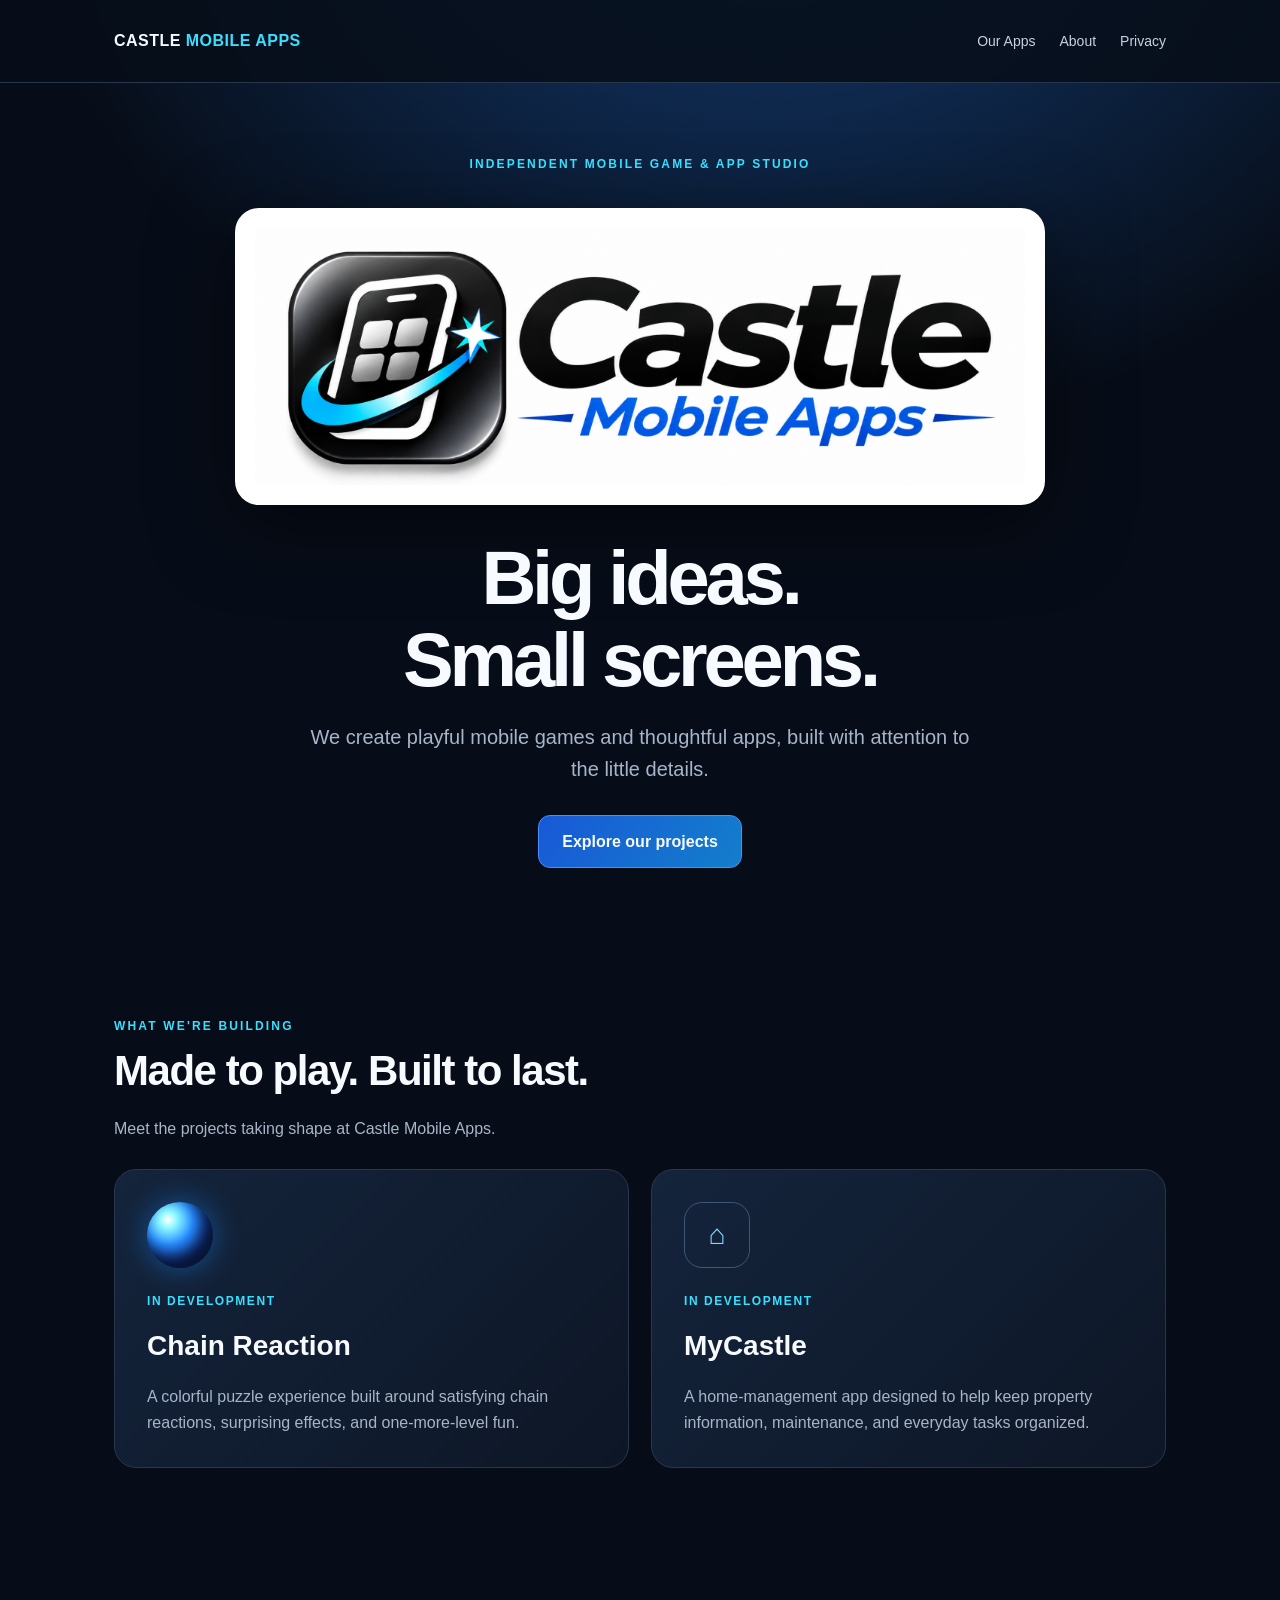
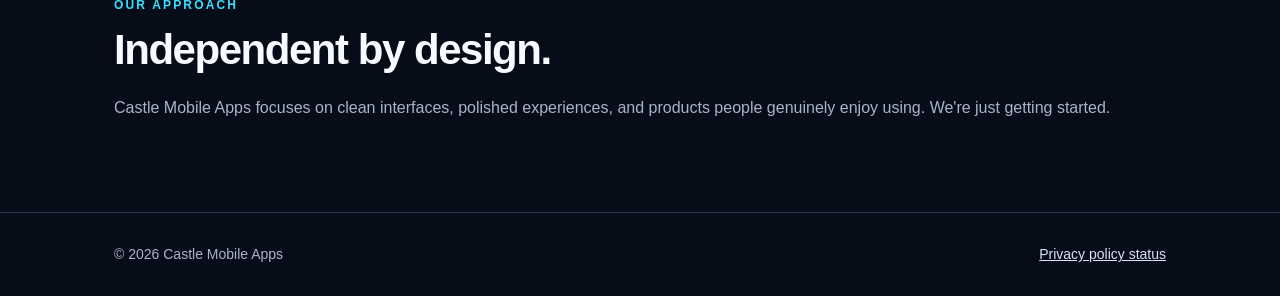
<file: index.html>
<!doctype html><html lang="en"><head><meta charset="utf-8"><meta name="viewport" content="width=device-width,initial-scale=1"><meta name="description" content="Castle Mobile Apps creates independent mobile games and useful apps. Discover Chain Reaction and what's next."><meta name="theme-color" content="#070d18"><title>Castle Mobile Apps | Big Ideas. Small Screens.</title><link rel="stylesheet" href="assets/style.css"></head><body><header class="top"><div class="wrap nav"><a class="wordmark" href="./">CASTLE <span>MOBILE APPS</span></a><nav aria-label="Main navigation"><a href="#games">Our Apps</a><a href="#about">About</a><a href="privacy-policy/">Privacy</a></nav></div></header><main><section class="hero wrap"><div class="eyebrow">Independent mobile game & app studio</div><div class="logo-frame"><img src="assets/castle-logo.png" alt="Castle Mobile Apps logo featuring a smartphone, cyan swoosh, and blue star"></div><h1>Big ideas.<br>Small screens.</h1><p>We create playful mobile games and thoughtful apps, built with attention to the little details.</p><a class="button" href="#games">Explore our projects</a></section><section class="section" id="games"><div class="wrap"><div class="eyebrow">What we're building</div><h2>Made to play. Built to last.</h2><p class="intro">Meet the projects taking shape at Castle Mobile Apps.</p><div class="grid"><article class="card"><div class="orb" aria-hidden="true"></div><div class="tag" style="margin-top:24px">In development</div><h3>Chain Reaction</h3><p>A colorful puzzle experience built around satisfying chain reactions, surprising effects, and one-more-level fun.</p></article><article class="card"><div class="soon" aria-hidden="true">⌂</div><div class="tag" style="margin-top:24px">In development</div><h3>MyCastle</h3><p>A home-management app designed to help keep property information, maintenance, and everyday tasks organized.</p></article></div></div></section><section class="section" id="about"><div class="wrap"><div class="eyebrow">Our approach</div><h2>Independent by design.</h2><p class="intro">Castle Mobile Apps focuses on clean interfaces, polished experiences, and products people genuinely enjoy using. We're just getting started.</p></div></section></main><footer class="foot"><div class="wrap foot-inner"><span>© 2026 Castle Mobile Apps</span><span><a href="privacy-policy/">Privacy policy status</a></span></div></footer></body></html>
</file>
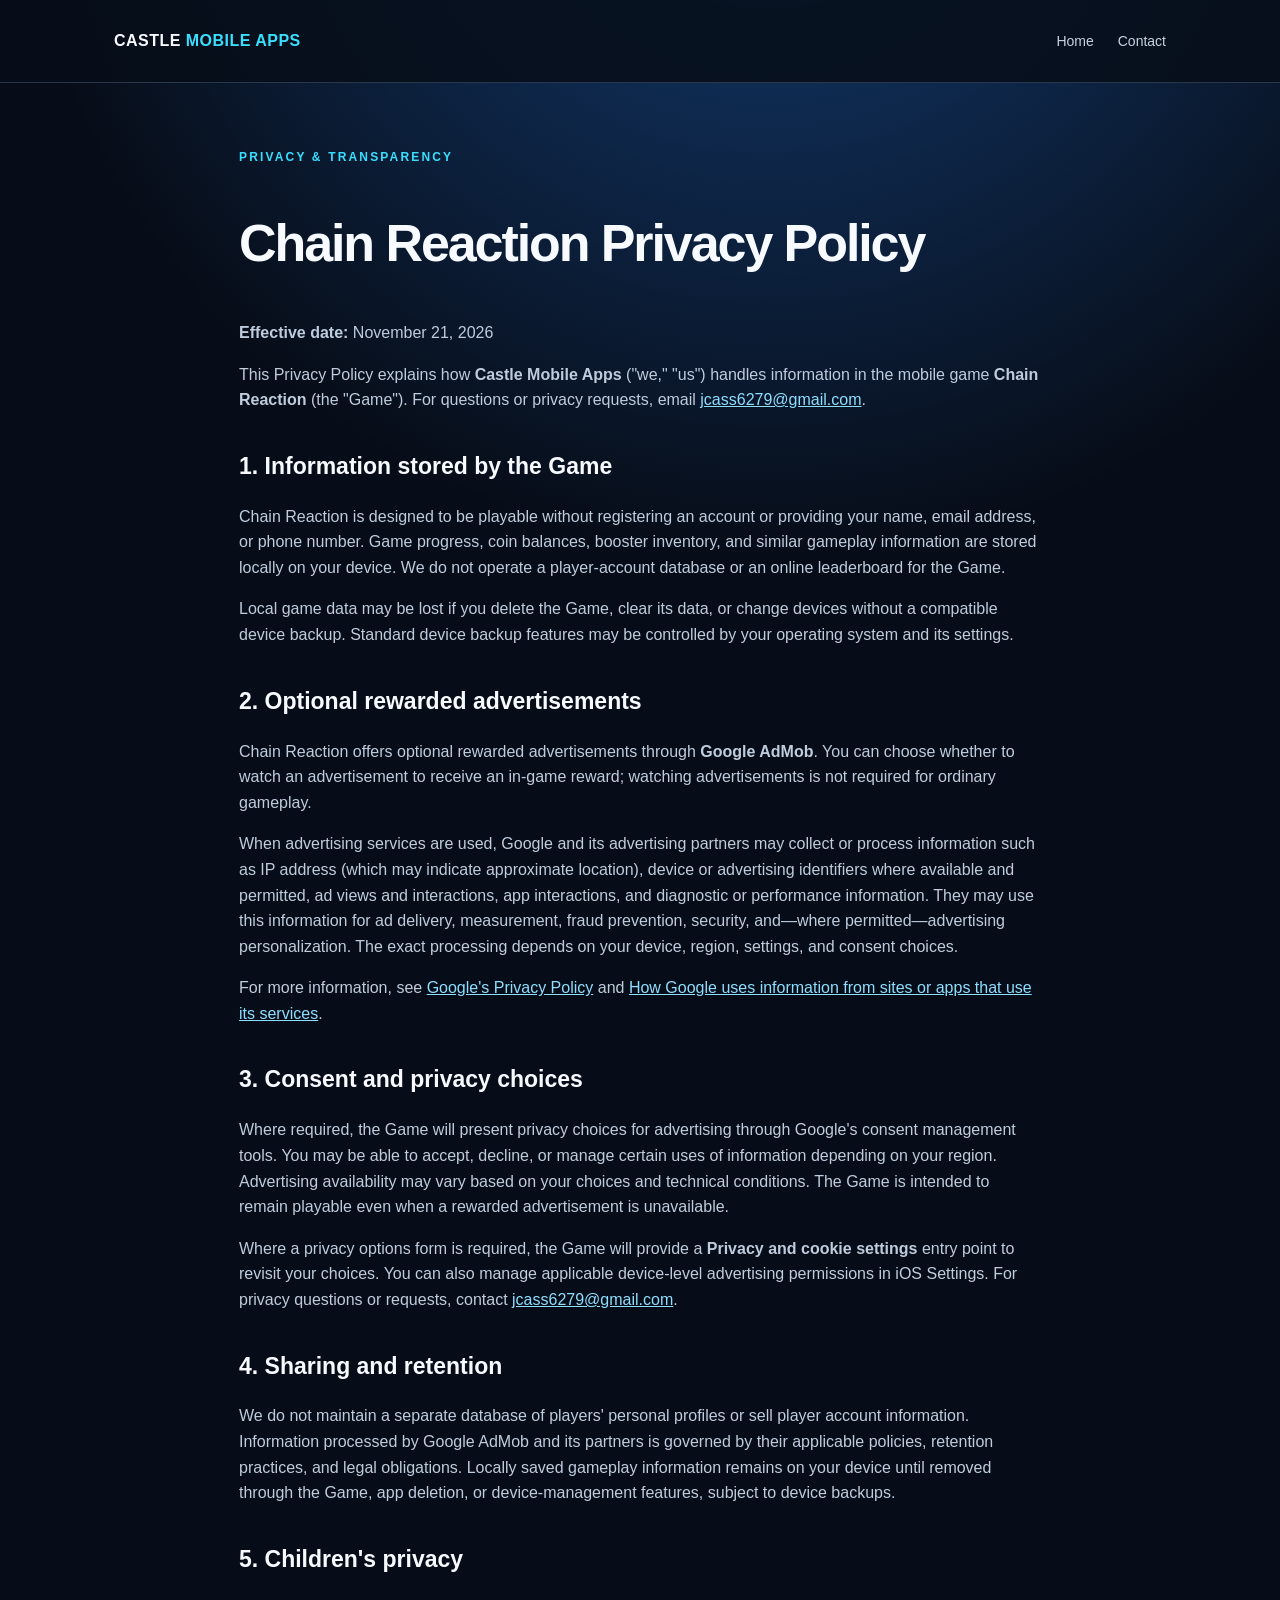
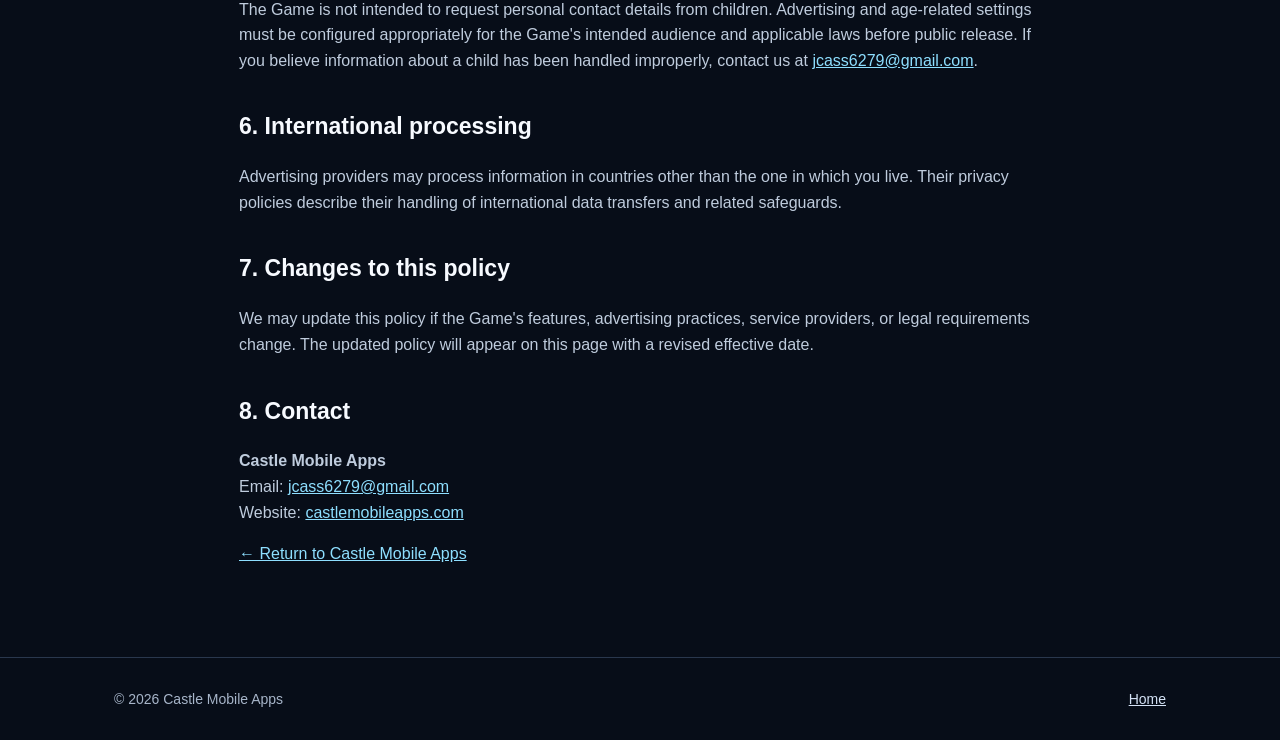
<file: privacy-policy/index.html>
<!doctype html>
<html lang="en"><head><meta charset="utf-8"><meta name="viewport" content="width=device-width,initial-scale=1"><meta name="theme-color" content="#070d18"><meta name="description" content="Privacy policy for Chain Reaction by Castle Mobile Apps."><title>Chain Reaction Privacy Policy | Castle Mobile Apps</title><link rel="stylesheet" href="../assets/style.css"></head>
<body><header class="top"><div class="wrap nav"><a class="wordmark" href="../">CASTLE <span>MOBILE APPS</span></a><nav><a href="../">Home</a><a href="mailto:jcass6279@gmail.com">Contact</a></nav></div></header>
<main class="article"><div class="eyebrow">Privacy &amp; transparency</div><h1>Chain Reaction Privacy Policy</h1><p><strong>Effective date:</strong> November 21, 2026</p><p>This Privacy Policy explains how <strong>Castle Mobile Apps</strong> ("we," "us") handles information in the mobile game <strong>Chain Reaction</strong> (the "Game"). For questions or privacy requests, email <a href="mailto:jcass6279@gmail.com">jcass6279@gmail.com</a>.</p>
<h2>1. Information stored by the Game</h2><p>Chain Reaction is designed to be playable without registering an account or providing your name, email address, or phone number. Game progress, coin balances, booster inventory, and similar gameplay information are stored locally on your device. We do not operate a player-account database or an online leaderboard for the Game.</p><p>Local game data may be lost if you delete the Game, clear its data, or change devices without a compatible device backup. Standard device backup features may be controlled by your operating system and its settings.</p>
<h2>2. Optional rewarded advertisements</h2><p>Chain Reaction offers optional rewarded advertisements through <strong>Google AdMob</strong>. You can choose whether to watch an advertisement to receive an in-game reward; watching advertisements is not required for ordinary gameplay.</p><p>When advertising services are used, Google and its advertising partners may collect or process information such as IP address (which may indicate approximate location), device or advertising identifiers where available and permitted, ad views and interactions, app interactions, and diagnostic or performance information. They may use this information for ad delivery, measurement, fraud prevention, security, and—where permitted—advertising personalization. The exact processing depends on your device, region, settings, and consent choices.</p><p>For more information, see <a href="https://policies.google.com/privacy">Google's Privacy Policy</a> and <a href="https://policies.google.com/technologies/partner-sites">How Google uses information from sites or apps that use its services</a>.</p>
<h2>3. Consent and privacy choices</h2><p>Where required, the Game will present privacy choices for advertising through Google's consent management tools. You may be able to accept, decline, or manage certain uses of information depending on your region. Advertising availability may vary based on your choices and technical conditions. The Game is intended to remain playable even when a rewarded advertisement is unavailable.</p><p>Where a privacy options form is required, the Game will provide a <strong>Privacy and cookie settings</strong> entry point to revisit your choices. You can also manage applicable device-level advertising permissions in iOS Settings. For privacy questions or requests, contact <a href="mailto:jcass6279@gmail.com">jcass6279@gmail.com</a>.</p>
<h2>4. Sharing and retention</h2><p>We do not maintain a separate database of players' personal profiles or sell player account information. Information processed by Google AdMob and its partners is governed by their applicable policies, retention practices, and legal obligations. Locally saved gameplay information remains on your device until removed through the Game, app deletion, or device-management features, subject to device backups.</p>
<h2>5. Children's privacy</h2><p>The Game is not intended to request personal contact details from children. Advertising and age-related settings must be configured appropriately for the Game's intended audience and applicable laws before public release. If you believe information about a child has been handled improperly, contact us at <a href="mailto:jcass6279@gmail.com">jcass6279@gmail.com</a>.</p>
<h2>6. International processing</h2><p>Advertising providers may process information in countries other than the one in which you live. Their privacy policies describe their handling of international data transfers and related safeguards.</p>
<h2>7. Changes to this policy</h2><p>We may update this policy if the Game's features, advertising practices, service providers, or legal requirements change. The updated policy will appear on this page with a revised effective date.</p>
<h2>8. Contact</h2><p><strong>Castle Mobile Apps</strong><br>Email: <a href="mailto:jcass6279@gmail.com">jcass6279@gmail.com</a><br>Website: <a href="https://castlemobileapps.com/">castlemobileapps.com</a></p>
<p><a href="../">← Return to Castle Mobile Apps</a></p></main><footer class="foot"><div class="wrap foot-inner"><span>© 2026 Castle Mobile Apps</span><a href="../">Home</a></div></footer></body></html>
</file>
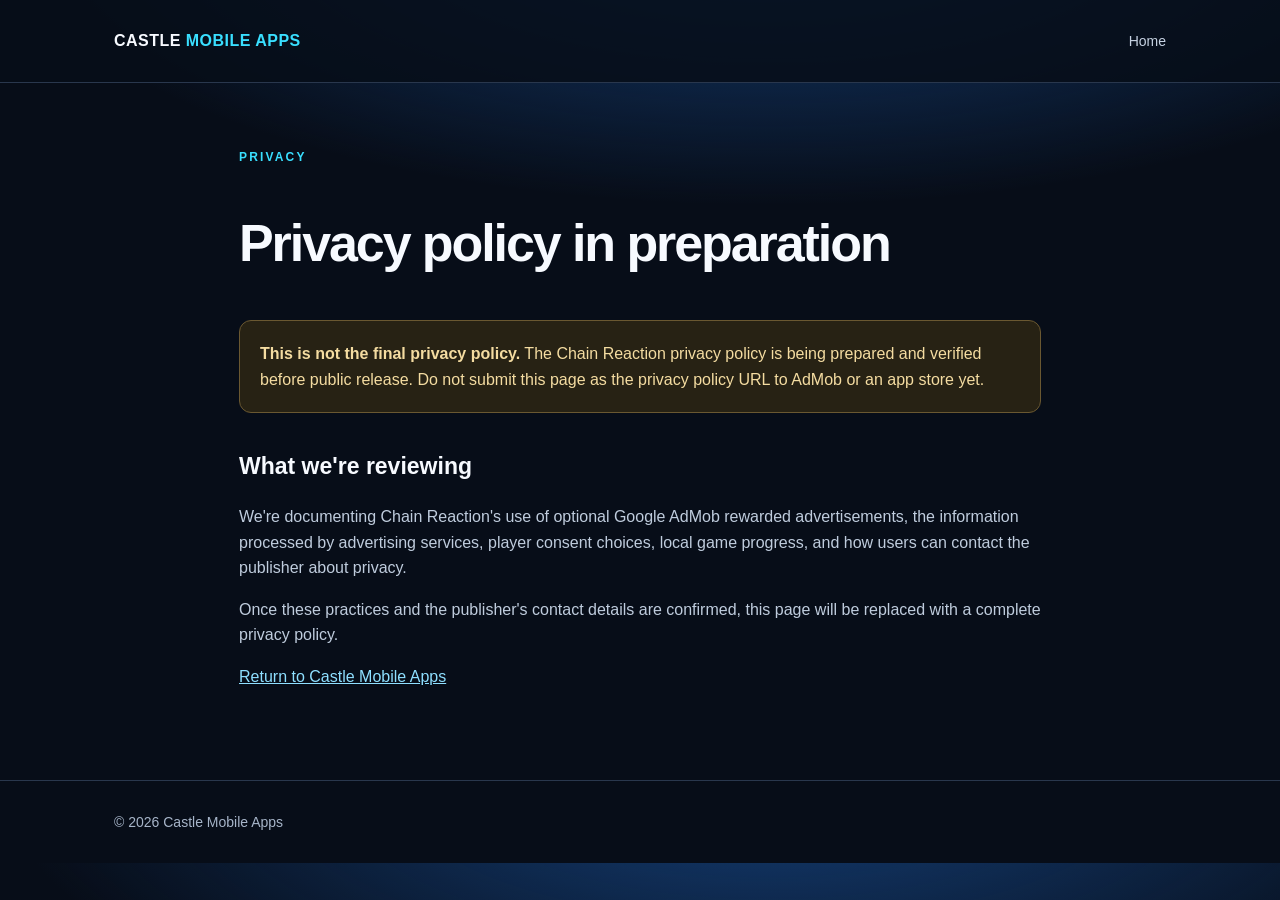
<file: Castle_Mobile_Apps_GitHub_Pages_Starter/privacy-policy/index.html>
<!doctype html><html lang="en"><head><meta charset="utf-8"><meta name="viewport" content="width=device-width,initial-scale=1"><meta name="robots" content="noindex"><meta name="theme-color" content="#070d18"><title>Privacy Policy — In Preparation | Castle Mobile Apps</title><link rel="stylesheet" href="../assets/style.css"></head><body><header class="top"><div class="wrap nav"><a class="wordmark" href="../">CASTLE <span>MOBILE APPS</span></a><nav><a href="../">Home</a></nav></div></header><main class="article"><div class="eyebrow">Privacy</div><h1>Privacy policy in preparation</h1><div class="notice"><strong>This is not the final privacy policy.</strong> The Chain Reaction privacy policy is being prepared and verified before public release. Do not submit this page as the privacy policy URL to AdMob or an app store yet.</div><h2>What we're reviewing</h2><p>We're documenting Chain Reaction's use of optional Google AdMob rewarded advertisements, the information processed by advertising services, player consent choices, local game progress, and how users can contact the publisher about privacy.</p><p>Once these practices and the publisher's contact details are confirmed, this page will be replaced with a complete privacy policy.</p><p><a href="../">Return to Castle Mobile Apps</a></p></main><footer class="foot"><div class="wrap foot-inner"><span>© 2026 Castle Mobile Apps</span></div></footer></body></html>
</file>
<file: assets/style.css>
:root{color-scheme:dark;--bg:#070d18;--panel:#111d30;--blue:#2378ff;--cyan:#39dfff;--muted:#a7b5c9;--line:#29374d}*{box-sizing:border-box}html{scroll-behavior:smooth}body{margin:0;background:radial-gradient(ellipse 80% 45% at 60% -10%,#143f78 0%,transparent 75%),var(--bg);font-family:-apple-system,BlinkMacSystemFont,"Segoe UI",Arial,sans-serif;color:#f7faff;line-height:1.6}a{color:inherit}a:focus-visible{outline:3px solid var(--cyan);outline-offset:5px}.wrap{max-width:1100px;margin:auto;padding:0 24px}.top{border-bottom:1px solid var(--line);background:#070d18d9}.nav{display:flex;align-items:center;justify-content:space-between;gap:18px;min-height:82px}.wordmark{font-size:16px;font-weight:800;letter-spacing:.03em;text-decoration:none}.wordmark span{color:var(--cyan)}nav{display:flex;gap:24px;flex-wrap:wrap}nav a{font-size:14px;text-decoration:none;color:#c6d2e2}nav a:hover{color:#fff}.hero{padding:72px 0 85px;text-align:center}.eyebrow{color:var(--cyan);font-weight:800;letter-spacing:.18em;font-size:12px;text-transform:uppercase}.logo-frame{background:#fff;border-radius:24px;padding:20px;margin:34px auto 32px;max-width:810px;box-shadow:0 20px 80px #0008}.logo-frame img{width:100%;height:auto;display:block}.hero h1{font-size:clamp(38px,6vw,76px);line-height:1.08;letter-spacing:-.055em;margin:16px 0}.hero p{font-size:clamp(16px,2vw,20px);color:var(--muted);max-width:680px;margin:20px auto 30px}.button{display:inline-block;padding:13px 23px;border:1px solid #4a8dff;border-radius:12px;text-decoration:none;background:linear-gradient(120deg,#1859d7,#137ecb);font-weight:750}.button:hover{filter:brightness(1.16)}.section{padding:64px 0}.section h2{font-size:clamp(26px,3.5vw,42px);letter-spacing:-.035em;margin:0 0 12px}.intro{color:var(--muted);margin:0 0 28px}.grid{display:grid;grid-template-columns:repeat(2,minmax(0,1fr));gap:22px}.card{border:1px solid var(--line);background:linear-gradient(135deg,#14243b,#0d1626);border-radius:22px;padding:32px;min-height:230px}.tag{color:var(--cyan);font-size:12px;font-weight:800;text-transform:uppercase;letter-spacing:.13em}.card h3{font-size:28px;margin:12px 0}.card p{color:var(--muted);margin-bottom:0}.orb{width:66px;height:66px;border-radius:50%;background:radial-gradient(circle at 32% 27%,#fff 0%,#8bf8ff 13%,#268bff 38%,#142d84 69%,#0a1838 100%);box-shadow:0 0 30px #178bff7c, inset -8px -10px 15px #071533}.soon{display:grid;place-items:center;width:66px;height:66px;border:1px solid #3c5877;border-radius:18px;color:#7fd9ff;font-size:28px}.foot{border-top:1px solid var(--line);padding:30px 0;color:var(--muted);font-size:14px}.foot-inner{display:flex;justify-content:space-between;gap:20px;flex-wrap:wrap}.foot a{color:#d4e2f5}.article{max-width:850px;margin:65px auto 90px;padding:0 24px}.article h1{font-size:clamp(30px,5vw,52px);letter-spacing:-.04em}.article h2{margin-top:35px;font-size:23px}.article p,.article li{color:#bfccdd}.notice{padding:20px;border:1px solid #6a5831;background:#272214;border-radius:12px;color:#f4dca1}.article a{color:#8edfff}@media(max-width:680px){.nav{align-items:flex-start;flex-direction:column;padding:20px 0}.hero{padding:45px 0 55px}.logo-frame{padding:10px;border-radius:14px}.grid{grid-template-columns:1fr}.card{padding:24px}}
</file>
<file: Castle_Mobile_Apps_GitHub_Pages_Starter/assets/style.css>
:root{color-scheme:dark;--bg:#070d18;--panel:#111d30;--blue:#2378ff;--cyan:#39dfff;--muted:#a7b5c9;--line:#29374d}*{box-sizing:border-box}html{scroll-behavior:smooth}body{margin:0;background:radial-gradient(ellipse 80% 45% at 60% -10%,#143f78 0%,transparent 75%),var(--bg);font-family:-apple-system,BlinkMacSystemFont,"Segoe UI",Arial,sans-serif;color:#f7faff;line-height:1.6}a{color:inherit}a:focus-visible{outline:3px solid var(--cyan);outline-offset:5px}.wrap{max-width:1100px;margin:auto;padding:0 24px}.top{border-bottom:1px solid var(--line);background:#070d18d9}.nav{display:flex;align-items:center;justify-content:space-between;gap:18px;min-height:82px}.wordmark{font-size:16px;font-weight:800;letter-spacing:.03em;text-decoration:none}.wordmark span{color:var(--cyan)}nav{display:flex;gap:24px;flex-wrap:wrap}nav a{font-size:14px;text-decoration:none;color:#c6d2e2}nav a:hover{color:#fff}.hero{padding:72px 0 85px;text-align:center}.eyebrow{color:var(--cyan);font-weight:800;letter-spacing:.18em;font-size:12px;text-transform:uppercase}.logo-frame{background:#fff;border-radius:24px;padding:20px;margin:34px auto 32px;max-width:810px;box-shadow:0 20px 80px #0008}.logo-frame img{width:100%;height:auto;display:block}.hero h1{font-size:clamp(38px,6vw,76px);line-height:1.08;letter-spacing:-.055em;margin:16px 0}.hero p{font-size:clamp(16px,2vw,20px);color:var(--muted);max-width:680px;margin:20px auto 30px}.button{display:inline-block;padding:13px 23px;border:1px solid #4a8dff;border-radius:12px;text-decoration:none;background:linear-gradient(120deg,#1859d7,#137ecb);font-weight:750}.button:hover{filter:brightness(1.16)}.section{padding:64px 0}.section h2{font-size:clamp(26px,3.5vw,42px);letter-spacing:-.035em;margin:0 0 12px}.intro{color:var(--muted);margin:0 0 28px}.grid{display:grid;grid-template-columns:repeat(2,minmax(0,1fr));gap:22px}.card{border:1px solid var(--line);background:linear-gradient(135deg,#14243b,#0d1626);border-radius:22px;padding:32px;min-height:230px}.tag{color:var(--cyan);font-size:12px;font-weight:800;text-transform:uppercase;letter-spacing:.13em}.card h3{font-size:28px;margin:12px 0}.card p{color:var(--muted);margin-bottom:0}.orb{width:66px;height:66px;border-radius:50%;background:radial-gradient(circle at 32% 27%,#fff 0%,#8bf8ff 13%,#268bff 38%,#142d84 69%,#0a1838 100%);box-shadow:0 0 30px #178bff7c, inset -8px -10px 15px #071533}.soon{display:grid;place-items:center;width:66px;height:66px;border:1px solid #3c5877;border-radius:18px;color:#7fd9ff;font-size:28px}.foot{border-top:1px solid var(--line);padding:30px 0;color:var(--muted);font-size:14px}.foot-inner{display:flex;justify-content:space-between;gap:20px;flex-wrap:wrap}.foot a{color:#d4e2f5}.article{max-width:850px;margin:65px auto 90px;padding:0 24px}.article h1{font-size:clamp(30px,5vw,52px);letter-spacing:-.04em}.article h2{margin-top:35px;font-size:23px}.article p,.article li{color:#bfccdd}.notice{padding:20px;border:1px solid #6a5831;background:#272214;border-radius:12px;color:#f4dca1}.article a{color:#8edfff}@media(max-width:680px){.nav{align-items:flex-start;flex-direction:column;padding:20px 0}.hero{padding:45px 0 55px}.logo-frame{padding:10px;border-radius:14px}.grid{grid-template-columns:1fr}.card{padding:24px}}
</file>
